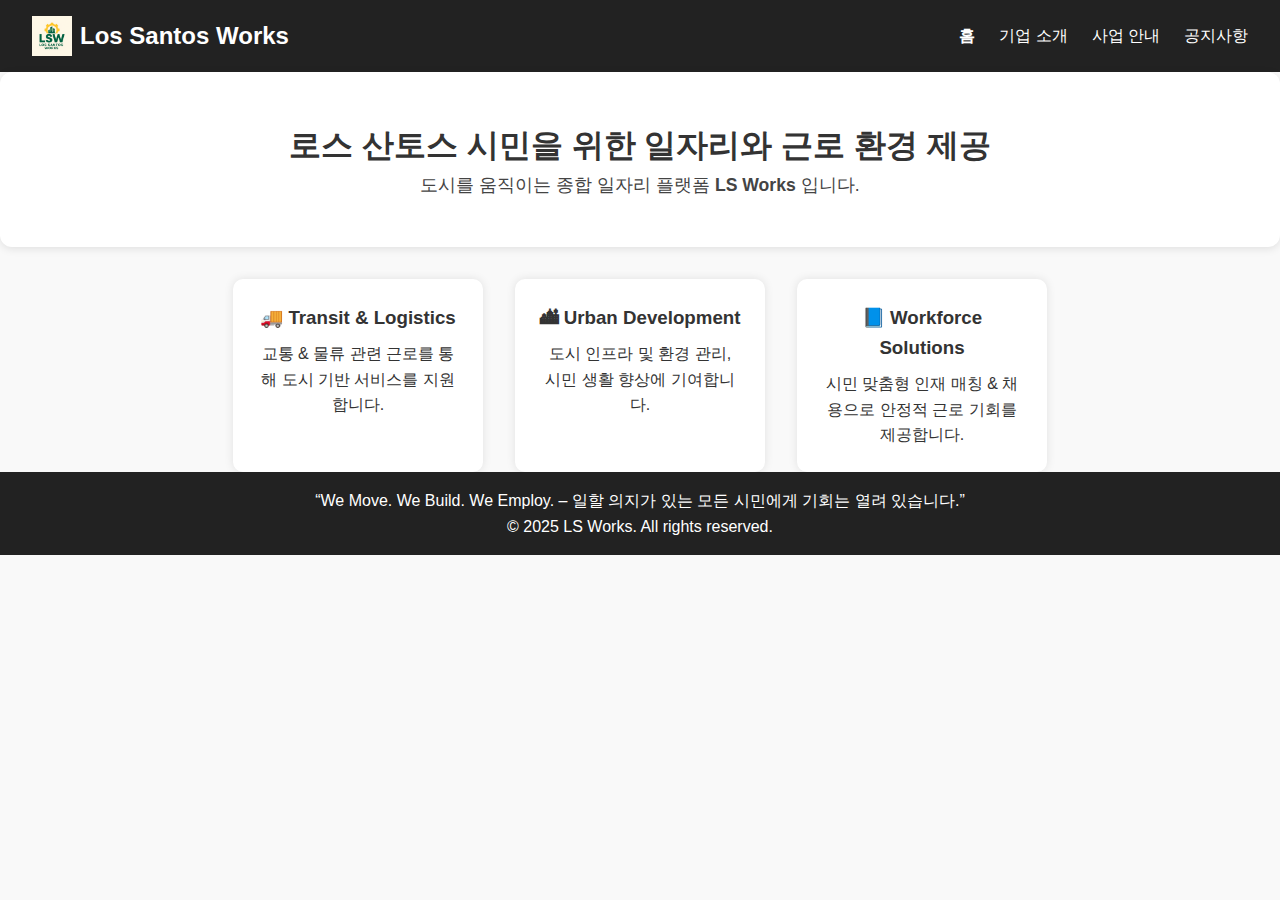
<file: index.html>
<!DOCTYPE html>
<html lang="ko">
<head>
  <meta charset="UTF-8">
  <meta name="viewport" content="width=device-width, initial-scale=1.0">
  <title>LS Works</title>
  <link rel="stylesheet" href="style-home.css">
  <link rel="icon" type="image/png" href="lsw.png">
</head>
<body>
  <header>
    <div class="container header-flex">
      <a href="index.html" class="logo">
        <img src="lsw.png" alt="Los Santos Works Logo">
        <span class="logo-text">Los Santos Works</span>
        </a>
      <nav>
        <ul>
          <li><a href="index.html" class="active">홈</a></li>
          <li><a href="about.html">기업 소개</a></li>
          <li><a href="services.html">사업 안내</a></li>
          <li><a href="notices.html">공지사항</a></li>
        </ul>
      </nav>
    </div>
  </header>

  <main>
    <section class="intro">
      <h1>로스 산토스 시민을 위한 일자리와 근로 환경 제공</h1>
      <p>도시를 움직이는 종합 일자리 플랫폼 <strong>LS Works</strong> 입니다.</p>
    </section>

    <section class="cards-container">
      <div class="card">
        <h3>🚚 Transit & Logistics</h3>
        <p>교통 & 물류 관련 근로를 통해 도시 기반 서비스를 지원합니다.</p>
      </div>
      <div class="card">
        <h3>🏙 Urban Development</h3>
        <p>도시 인프라 및 환경 관리, 시민 생활 향상에 기여합니다.</p>
      </div>
      <div class="card">
        <h3>📘 Workforce Solutions</h3>
        <p>시민 맞춤형 인재 매칭 & 채용으로 안정적 근로 기회를 제공합니다.</p>
      </div>
    </section>
  </main>

  <footer>
    <p>“We Move. We Build. We Employ. – 일할 의지가 있는 모든 시민에게 기회는 열려 있습니다.”</p>
    <p>© 2025 LS Works. All rights reserved.</p>
  </footer>
</body>
</html>
</file>
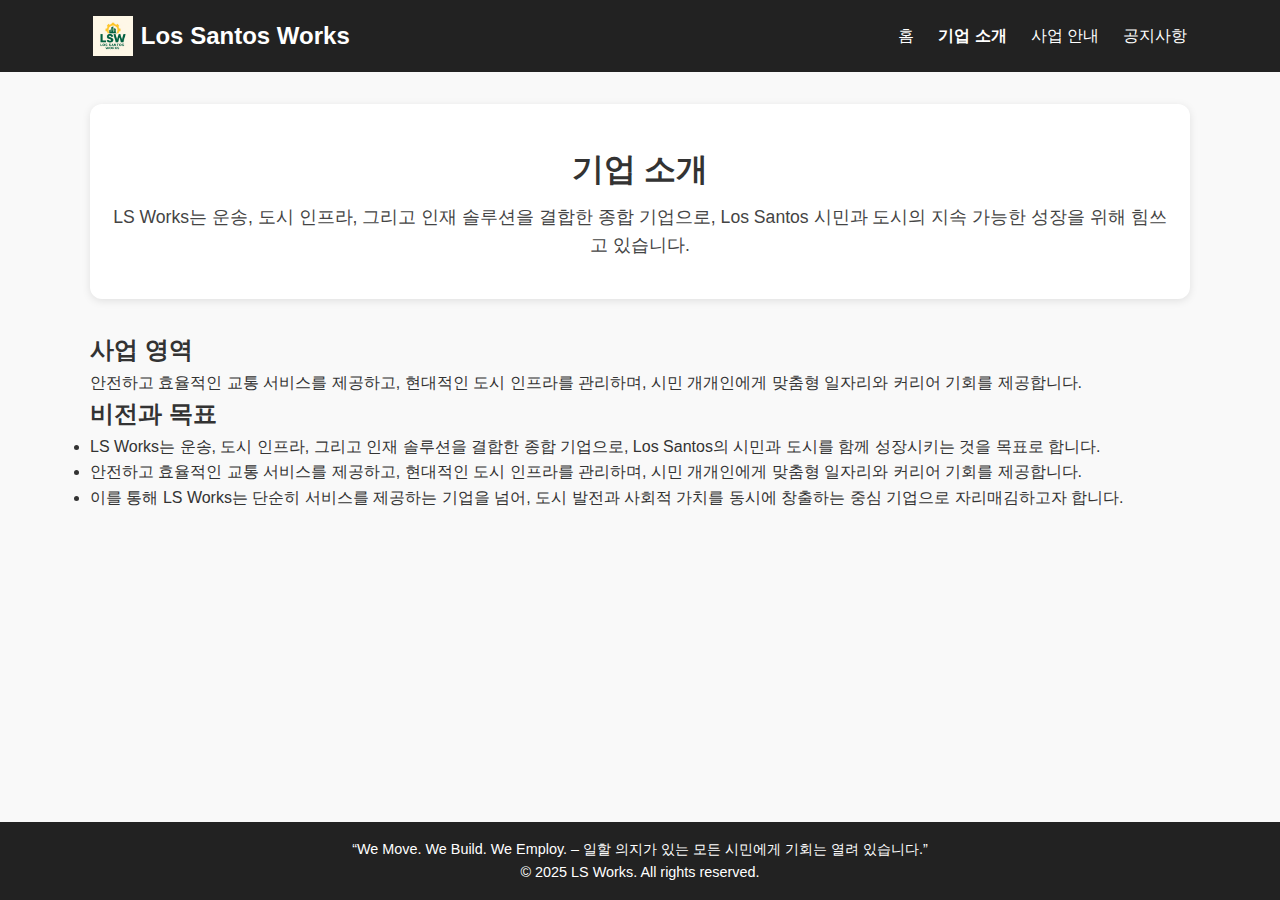
<file: about.html>
<!DOCTYPE html>
<html lang="ko">
<head>
  <meta charset="UTF-8">
  <meta name="viewport" content="width=device-width, initial-scale=1.0">
  <title>기업 소개 | LS Works</title>
  <link rel="stylesheet" href="style-base.css">
</head>
<body>
  <header>
    <div class="container header-flex">
      <a href="index.html" class="logo">
        <img src="lsw.png" alt="LS Works Logo">
        <span class="logo-text">Los Santos Works</span>
      </a>
      <nav>
        <ul>
          <li><a href="index.html">홈</a></li>
          <li><a href="about.html" class="active">기업 소개</a></li>
          <li><a href="services.html">사업 안내</a></li>
          <li><a href="notices.html">공지사항</a></li>
        </ul>
      </nav>
    </div>
  </header>

  <main class="container">
    <section class="intro">
      <h1>기업 소개</h1>
      <p>LS Works는 운송, 도시 인프라, 그리고 인재 솔루션을 결합한 종합 기업으로, Los Santos 시민과 도시의 지속 가능한 성장을 위해 힘쓰고 있습니다.</p>
    </section>

    <section>
      <h2>사업 영역</h2>
      <p>안전하고 효율적인 교통 서비스를 제공하고, 현대적인 도시 인프라를 관리하며, 시민 개개인에게 맞춤형 일자리와 커리어 기회를 제공합니다.</p>

      <h2>비전과 목표</h2>
      <ul>
        <li>LS Works는 운송, 도시 인프라, 그리고 인재 솔루션을 결합한 종합 기업으로, Los Santos의 시민과 도시를 함께 성장시키는 것을 목표로 합니다.</li>
        <li>안전하고 효율적인 교통 서비스를 제공하고, 현대적인 도시 인프라를 관리하며, 시민 개개인에게 맞춤형 일자리와 커리어 기회를 제공합니다.</li>
        <li>이를 통해 LS Works는 단순히 서비스를 제공하는 기업을 넘어, 도시 발전과 사회적 가치를 동시에 창출하는 중심 기업으로 자리매김하고자 합니다.</li>
      </ul>
    </section>
  </main>

  <footer>
    <p>“We Move. We Build. We Employ. – 일할 의지가 있는 모든 시민에게 기회는 열려 있습니다.”</p>
    <p>© 2025 LS Works. All rights reserved.</p>
  </footer>
</body>
</html>
</file>
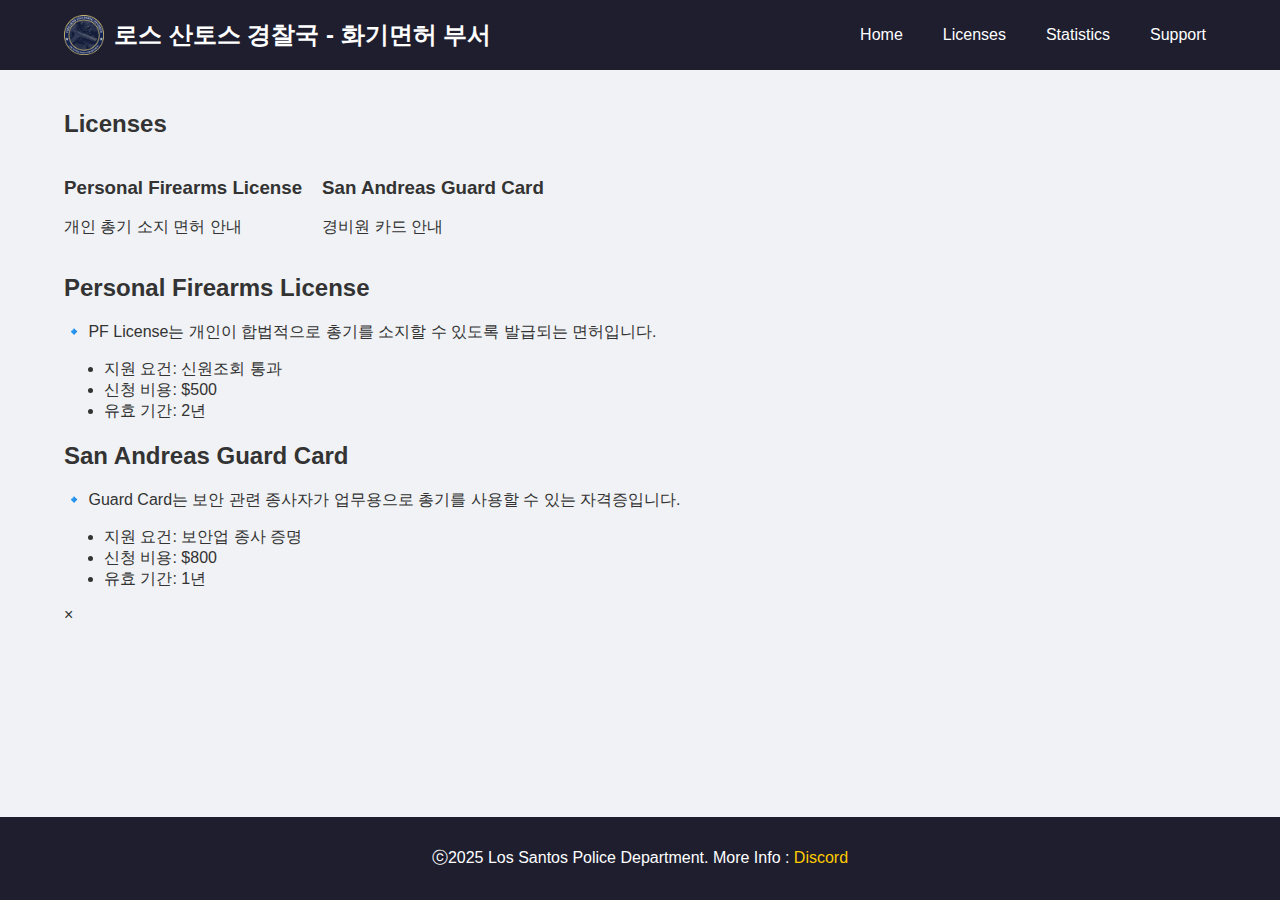
<file: licenses.html>
<!DOCTYPE html>
<html lang="ko">
<head>
    <meta charset="UTF-8">
    <meta name="viewport" content="width=device-width, initial-scale=1.0">
    <title>Home | Firearms Licensing</title>
    <link rel="stylesheet" href="pfstyle.css">
    <link rel="icon" type="image/png" href="fld.png">
</head>
<body>
<header>
    <div class="container">
        <h1>
            <img src="fld.png" alt="FLD Logo" class="header-logo">
            로스 산토스 경찰국 - 화기면허 부서
        </h1>
        <nav>
            <ul>
                <li><a href="pfindex.html">Home</a></li>
                <li><a href="licenses.html">Licenses</a></li>
                <li><a href="#">Statistics</a></li>
                <li><a href="#">Support</a></li>
            </ul>
        </nav>
    </div>
</header>

<main>
<section class="licenses-section">
  <h2>Licenses</h2>
  <div class="license-cards">
    <div class="license-card" data-target="pf-license-content">
      <h3>Personal Firearms License</h3>
      <p>개인 총기 소지 면허 안내</p>
    </div>
    <div class="license-card" data-target="guard-license-content">
      <h3>San Andreas Guard Card</h3>
      <p>경비원 카드 안내</p>
    </div>
  </div>
</section>

<!-- 숨김 콘텐츠 -->
<div id="pf-license-content" class="license-content hidden">
  <h2>Personal Firearms License</h2>
  <p>🔹 PF License는 개인이 합법적으로 총기를 소지할 수 있도록 발급되는 면허입니다.</p>
  <ul>
    <li>지원 요건: 신원조회 통과</li>
    <li>신청 비용: $500</li>
    <li>유효 기간: 2년</li>
  </ul>
</div>

<div id="guard-license-content" class="license-content hidden">
  <h2>San Andreas Guard Card</h2>
  <p>🔹 Guard Card는 보안 관련 종사자가 업무용으로 총기를 사용할 수 있는 자격증입니다.</p>
  <ul>
    <li>지원 요건: 보안업 종사 증명</li>
    <li>신청 비용: $800</li>
    <li>유효 기간: 1년</li>
  </ul>
</div>

<!-- 모달 구조 -->
<div id="modal" class="modal">
  <div class="modal-content">
    <span class="close">&times;</span>
    <div id="modal-body"></div>
  </div>
</div>
</main>

<footer>
    <p>ⓒ2025 Los Santos Police Department. More Info : <a href="#">Discord</a></p>
</footer>

<script src="script.js"></script>
</body>
</html>
</file>
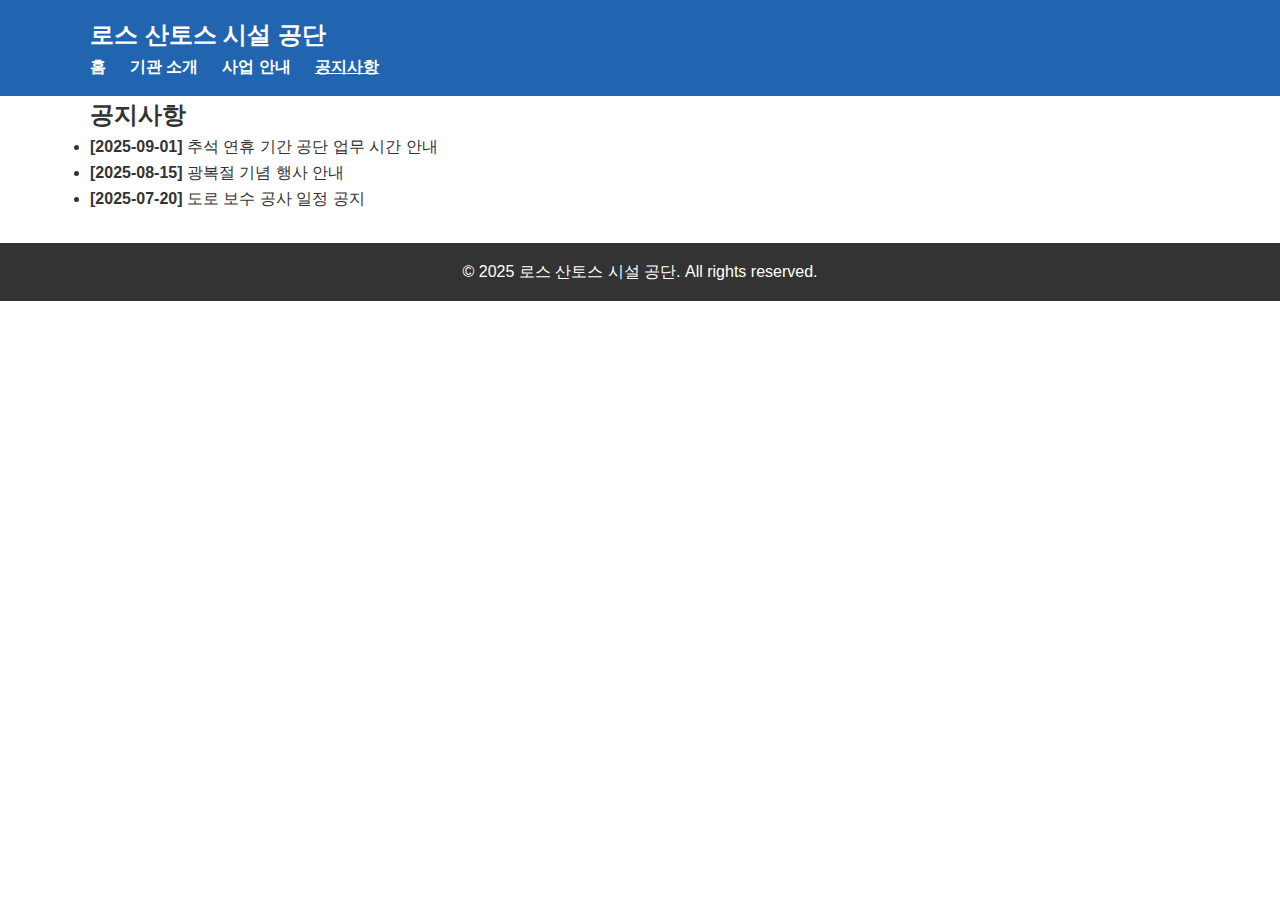
<file: notices.html>
<!DOCTYPE html>
<html lang="ko">
<head>
  <meta charset="UTF-8">
  <meta name="viewport" content="width=device-width, initial-scale=1.0">
  <title>공지사항 | 로스 산토스 시설 공단</title>
  <link rel="stylesheet" href="style.css">
</head>
<body class="subpage">
  <header>
    <div class="container">
      <h1 class="logo">로스 산토스 시설 공단</h1>
      <nav>
        <ul>
          <li><a href="index.html">홈</a></li>
          <li><a href="about.html">기관 소개</a></li>
          <li><a href="services.html">사업 안내</a></li>
          <li><a href="notices.html" class="active">공지사항</a></li>
        </ul>
      </nav>
    </div>
  </header>

  <main class="container">
    <h2>공지사항</h2>
    <ul class="notice-list">
      <li><strong>[2025-09-01]</strong> 추석 연휴 기간 공단 업무 시간 안내</li>
      <li><strong>[2025-08-15]</strong> 광복절 기념 행사 안내</li>
      <li><strong>[2025-07-20]</strong> 도로 보수 공사 일정 공지</li>
    </ul>
  </main>

  <footer>
    <div class="container">
      <p>© 2025 로스 산토스 시설 공단. All rights reserved.</p>
    </div>
  </footer>
</body>
</html>
</file>
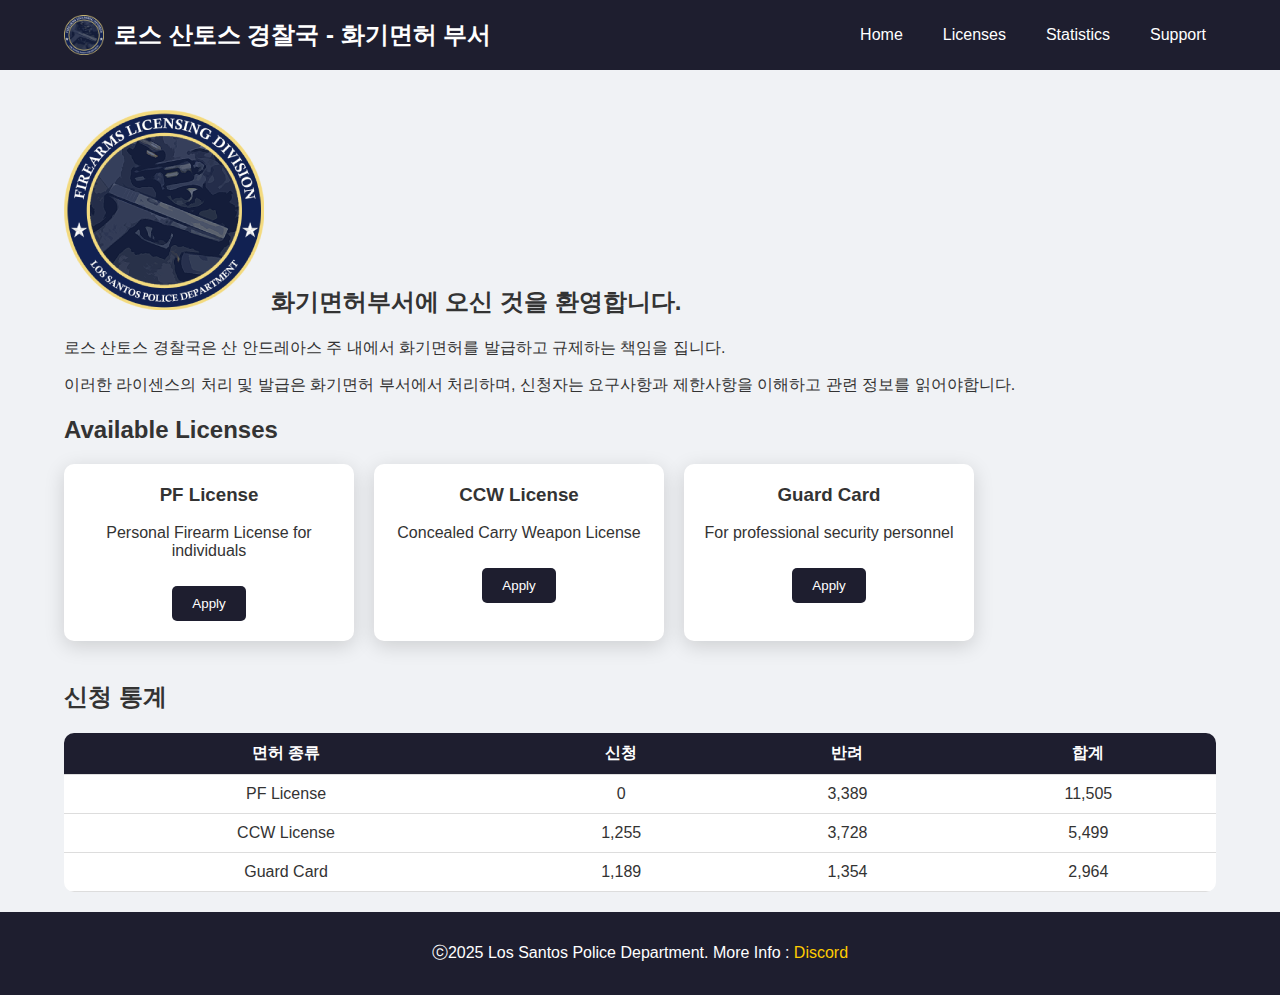
<file: pfindex.html>
<!DOCTYPE html>
<html lang="ko">
<head>
    <meta charset="UTF-8">
    <meta name="viewport" content="width=device-width, initial-scale=1.0">
    <title>Home | Fireamrs Licensing</title>
    <link rel="stylesheet" href="pfstyle.css">
    <!-- Favicon -->
<link rel="icon" type="image/png" href="fld.png">
</head>
<body>
<header>
    <div class="container">
        <h1>
            <img src="fld.png" alt="FLD Logo" class="header-logo">
            로스 산토스 경찰국 - 화기면허 부서
        </h1>
        <nav>
            <ul>
                <li><a href="pfindex.html">Home</a></li>
                <li><a href="#">Licenses</a></li>
                <li><a href="#">Statistics</a></li>
                <li><a href="#">Support</a></li>
            </ul>
        </nav>
    </div>
</header>


    <main>
<section class="hero">
    <div class="hero-text">
        <h2>
            <img src="fld.png" alt="FLD Logo" class="hero-logo">
            화기면허부서에 오신 것을 환영합니다.
        </h2>
        <p>로스 산토스 경찰국은 산 안드레아스 주 내에서 화기면허를 발급하고 규제하는 책임을 집니다.</p>
        <p>이러한 라이센스의 처리 및 발급은 화기면허 부서에서 처리하며, 신청자는 요구사항과 제한사항을 이해하고 관련 정보를 읽어야합니다.</p>
    </div>
</section>


        <section class="license-section">
            <h2>Available Licenses</h2>
            <div class="license-cards">
                <div class="card">
                    <h3>PF License</h3>
                    <p>Personal Firearm License for individuals</p>
                    <button class="apply-btn" data-license="PF License">Apply</button>
                </div>
                <div class="card">
                    <h3>CCW License</h3>
                    <p>Concealed Carry Weapon License</p>
                    <button class="apply-btn" data-license="CCW License">Apply</button>
                </div>
                <div class="card">
                    <h3>Guard Card</h3>
                    <p>For professional security personnel</p>
                    <button class="apply-btn" data-license="Guard Card">Apply</button>
                </div>
            </div>
        </section>

        <section class="stats-section">
            <h2>신청 통계</h2>
            <table>
                <thead>
                    <tr>
                        <th>면허 종류</th>
                        <th>신청</th>
                        <th>반려</th>
                        <th>합계</th>
                    </tr>
                </thead>
                <tbody>
                    <tr>
                        <td>PF License</td>
                        <td><span id="pf-count">0</span></td>
                        <td>3,389</td>
                        <td>11,505</td>
                    </tr>
                    <tr>
                        <td>CCW License</td>
                        <td>1,255</td>
                        <td>3,728</td>
                        <td>5,499</td>
                    </tr>
                    <tr>
                        <td>Guard Card</td>
                        <td>1,189</td>
                        <td>1,354</td>
                        <td>2,964</td>
                    </tr>
                </tbody>
            </table>
        </section>
    </main>

    <!-- 팝업 모달 -->
    <div id="popup" class="popup">
        <div class="popup-content">
            <span class="close">&times;</span>
            <h2 id="popup-title">Apply for License</h2>
            <form id="license-form" 
                action="https://script.google.com/macros/s/AKfycbzDw8yoD4UL0MYF3016VUF9khDB09RYcSLPH6WnMBDrGEFAKDAn5zu9TBZ1j33Ed2Ld/exec" 
                method="POST" target="hidden_iframe">
                <label for="name">Name:</label>
                <input type="text" id="name" name="name" required>

                <label for="email">Email:</label>
                <input type="email" id="email" name="email" required>

                <label for="license">License Type:</label>
                <input type="text" id="license" name="license" readonly>

                <button type="submit">Submit</button>
            </form>
            <iframe name="hidden_iframe" style="display:none;"></iframe>
        </div>
    </div>

    <footer>
        <p>ⓒ2025 Los Santos Police Department. More Info : <a href="#">Discord</a></p>
    </footer>

    <script src="script.js"></script>
</body>
</html>
</file>
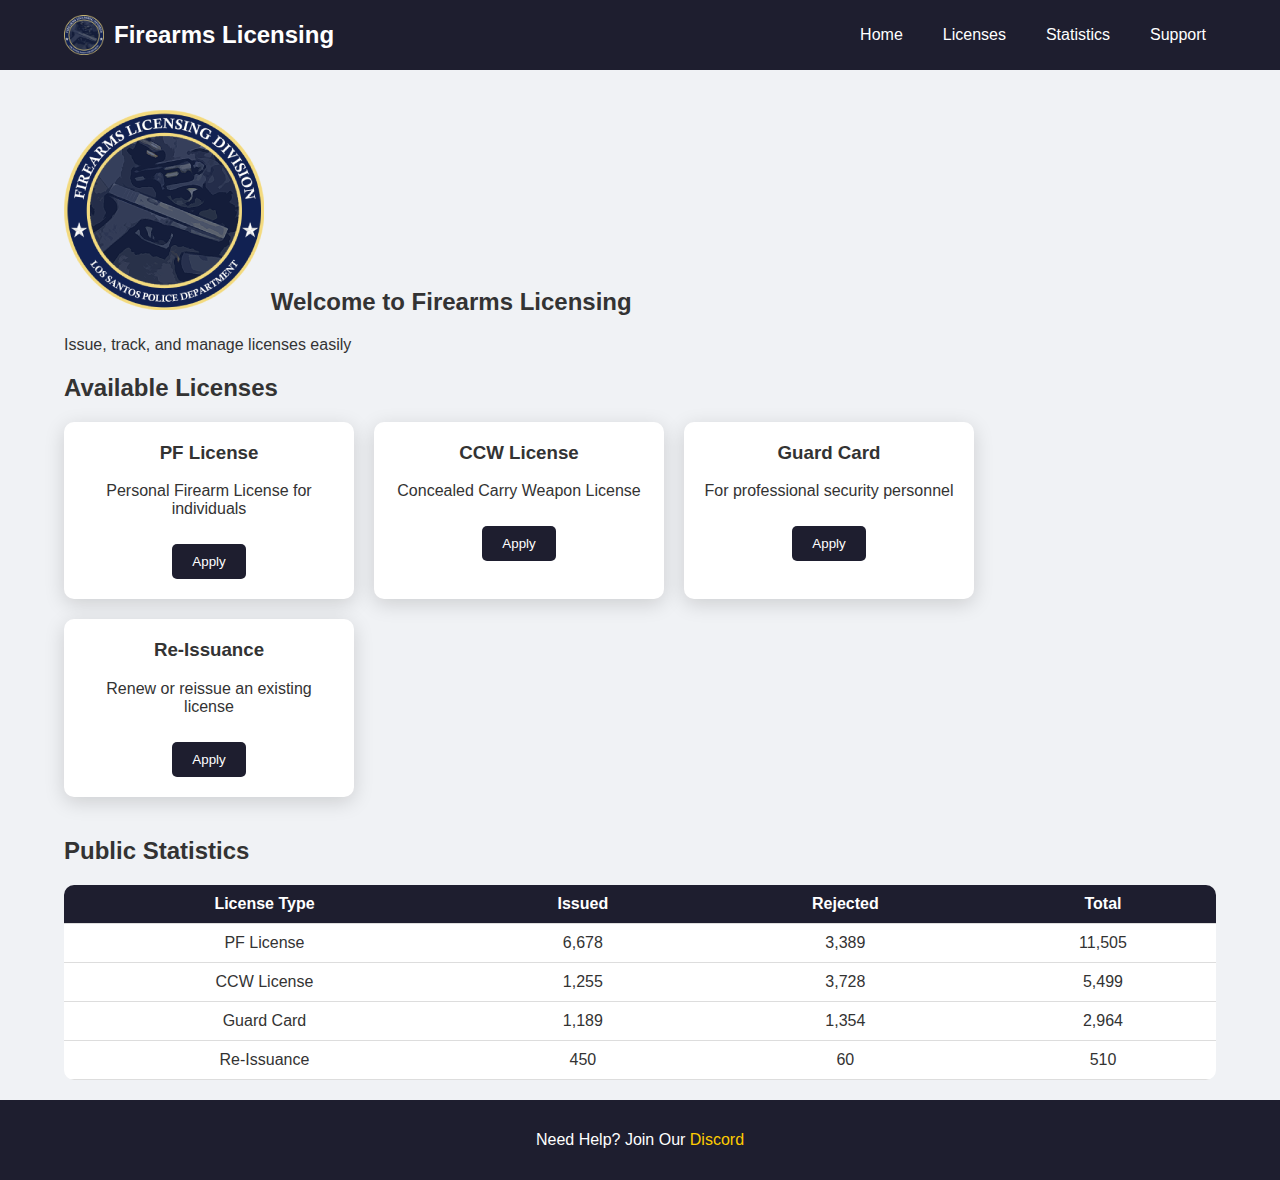
<file: pfindex.html.html>
<!DOCTYPE html>
<html lang="ko">
<head>
    <meta charset="UTF-8">
    <meta name="viewport" content="width=device-width, initial-scale=1.0">
    <title>Firearms Licensing - FLD</title>
    <link rel="stylesheet" href="pfstyle.css">
    <!-- Favicon -->
<link rel="icon" type="image/png" href="fld.png">
</head>
<body>
<header>
    <div class="container">
        <h1>
            <img src="fld.png" alt="FLD Logo" class="header-logo">
            Firearms Licensing
        </h1>
        <nav>
            <ul>
                <li><a href="#">Home</a></li>
                <li><a href="#">Licenses</a></li>
                <li><a href="#">Statistics</a></li>
                <li><a href="#">Support</a></li>
            </ul>
        </nav>
    </div>
</header>


    <main>
<section class="hero">
    <div class="hero-text">
        <h2>
            <img src="fld.png" alt="FLD Logo" class="hero-logo">
            Welcome to Firearms Licensing
        </h2>
        <p>Issue, track, and manage licenses easily</p>
    </div>
</section>


        <section class="license-section">
            <h2>Available Licenses</h2>
            <div class="license-cards">
                <div class="card">
                    <h3>PF License</h3>
                    <p>Personal Firearm License for individuals</p>
                    <button class="apply-btn" data-license="PF License">Apply</button>
                </div>
                <div class="card">
                    <h3>CCW License</h3>
                    <p>Concealed Carry Weapon License</p>
                    <button class="apply-btn" data-license="CCW License">Apply</button>
                </div>
                <div class="card">
                    <h3>Guard Card</h3>
                    <p>For professional security personnel</p>
                    <button class="apply-btn" data-license="Guard Card">Apply</button>
                </div>
                <div class="card">
                    <h3>Re-Issuance</h3>
                    <p>Renew or reissue an existing license</p>
                    <button class="apply-btn" data-license="Re-Issuance">Apply</button>
                </div>
            </div>
        </section>

        <section class="stats-section">
            <h2>Public Statistics</h2>
            <table>
                <thead>
                    <tr>
                        <th>License Type</th>
                        <th>Issued</th>
                        <th>Rejected</th>
                        <th>Total</th>
                    </tr>
                </thead>
                <tbody>
                    <tr>
                        <td>PF License</td>
                        <td>6,678</td>
                        <td>3,389</td>
                        <td>11,505</td>
                    </tr>
                    <tr>
                        <td>CCW License</td>
                        <td>1,255</td>
                        <td>3,728</td>
                        <td>5,499</td>
                    </tr>
                    <tr>
                        <td>Guard Card</td>
                        <td>1,189</td>
                        <td>1,354</td>
                        <td>2,964</td>
                    </tr>
                    <tr>
                        <td>Re-Issuance</td>
                        <td>450</td>
                        <td>60</td>
                        <td>510</td>
                    </tr>
                </tbody>
            </table>
        </section>
    </main>

    <!-- 팝업 모달 -->
    <div id="popup" class="popup">
        <div class="popup-content">
            <span class="close">&times;</span>
            <h2 id="popup-title">Apply for License</h2>
            <form id="license-form">
                <label for="name">Name:</label>
                <input type="text" id="name" required>

                <label for="email">Email:</label>
                <input type="email" id="email" required>

                <label for="license">License Type:</label>
                <input type="text" id="license" readonly>

                <button type="submit">Submit</button>
            </form>
        </div>
    </div>

    <footer>
        <p>Need Help? Join Our <a href="#">Discord</a></p>
    </footer>

    <script src="script.js"></script>
</body>
</html>
</file>
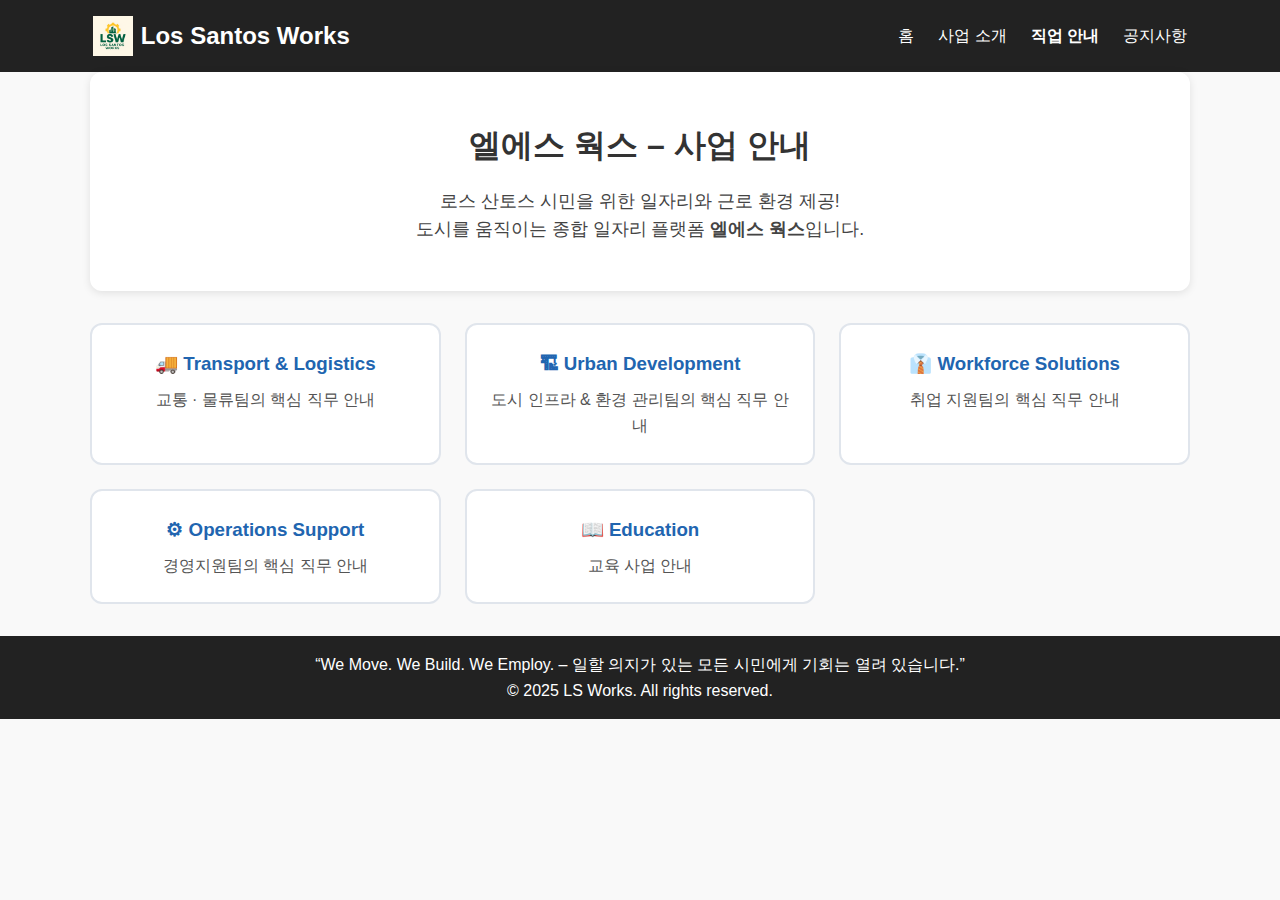
<file: services.html>
<!DOCTYPE html>
<html lang="ko">
<head>
  <meta charset="UTF-8">
  <meta name="viewport" content="width=device-width, initial-scale=1.0">
  <title>사업 안내 | 엘에스 웍스</title>
  <link rel="stylesheet" href="style-services.css">
  <link rel="icon" type="image/png" href="lsw.png">
</head>
<body class="subpage">
  <header>
    <div class="container header-flex">
      <a href="index.html" class="logo">
        <img src="lsw.png" alt="LS Works Logo">
        <span class="logo-text">Los Santos Works</span>
      </a>
      <nav>
        <ul>
          <li><a href="index.html">홈</a></li>
          <li><a href="about.html">사업 소개</a></li>
          <li><a href="services.html" class="active">직업 안내</a></li>
          <li><a href="notices.html">공지사항</a></li>
        </ul>
      </nav>
    </div>
  </header>

  <main class="container">
    <!-- Intro -->
    <section class="intro">
      <h2>엘에스 웍스 – 사업 안내</h2>
      <p>로스 산토스 시민을 위한 일자리와 근로 환경 제공!<br>
      도시를 움직이는 종합 일자리 플랫폼 <strong>엘에스 웍스</strong>입니다.</p>
    </section>

    <!-- 카드 섹션 -->
    <div class="cards">
      <div class="card" data-modal="modal1">
        <h3>🚚 Transport & Logistics</h3>
        <p>교통 · 물류팀의 핵심 직무 안내</p>
      </div>
      <div class="card" data-modal="modal2">
        <h3>🏗 Urban Development</h3>
        <p>도시 인프라 & 환경 관리팀의 핵심 직무 안내</p>
      </div>
      <div class="card" data-modal="modal3">
        <h3>👔 Workforce Solutions</h3>
        <p>취업 지원팀의 핵심 직무 안내</p>
      </div>
      <div class="card" data-modal="modal4">
        <h3>⚙ Operations Support</h3>
        <p>경영지원팀의 핵심 직무 안내</p>
      </div>
      <div class="card" data-modal="modal5">
        <h3>📖 Education</h3>
        <p>교육 사업 안내</p>
      </div>
    </div>
  </main>

  <footer>
    <p>“We Move. We Build. We Employ. – 일할 의지가 있는 모든 시민에게 기회는 열려 있습니다.”</p>
    <p>© 2025 LS Works. All rights reserved.</p>
  </footer>

  <!-- 모달 -->
  <div class="modal" id="modal1">
    <div class="modal-content">
      <span class="close-btn">&times;</span>
      <h3>🚚 Transport & Logistics – 교통 · 물류팀</h3>
      <p>교통과 물류는 도시의 원활한 운영과 시민 생활의 핵심입니다. LS Works 교통·물류팀은 <b>시민들의 안전한 이동과 효율적인 물류 흐름</b>을 책임지고 있습니다.</p>
      <p>🚌 <b>버스 운전사</b>: 정해진 노선을 따라 시민들의 안전한 이동을 책임지며, 친절하고 신뢰할 수 있는 도시 교통 서비스를 제공합니다.</p>
      <p>📦 <b>물류 배송원</b>: 도시 내 화물, 우편, 상품 등을 신속하고 안전하게 운송하며, 원활한 공급망 유지에 핵심적인 역할을 수행합니다.</p>
      <p>🏭 <b>창고 관리원</b>: 물류센터와 창고에서 재고를 체계적으로 관리하고, 입출고 과정과 물류 흐름을 조율하여 도시 물류 시스템의 안정성을 유지합니다.</p>
    </div>
  </div>

  <div class="modal" id="modal2">
    <div class="modal-content">
      <span class="close-btn">&times;</span>
      <h3>🏗 Urban Development – 도시 인프라 & 환경 관리팀</h3>
      <p>현대적인 도시 운영의 기반은 <b>안전하고 깨끗한 도시 환경입니다.</b> 도시 인프라·환경 관리팀은 시민이 안전하고 쾌적하게 생활할 수 있도록 다양한 도시 시설과 환경 관리 업무를 수행합니다.</p>
      <p>🧹 <b>환경관리원</b>: 도시 쓰레기 수거, 재활용품 처리 및 제작, 공공장소 청결 유지 등 시민 생활과 직결되는 환경 관리 업무를 담당합니다.</p>
      <p>🏗️ <b>시설관리원</b>: 도로, 가로등, 공공건물 등 도시 시설의 유지보수와 관리 업무를 수행하여, 시민이 안전하게 도시를 이용할 수 있도록 합니다.</p>
    </div>
  </div>

  <div class="modal" id="modal3">
    <div class="modal-content">
      <span class="close-btn">&times;</span>
      <h3>👔 Workforce Solutions – 취업 지원팀</h3>
      <p>시민 한 사람 한 사람의 경력과 잠재력을 최대한 발휘할 수 있도록, LS Works는 <b>맞춤형 취업 지원과 커리어 상담</b>을 제공합니다.</p>
      <p>📝 <b>직업 상담사</b>: 개인의 경력, 적성, 희망 분야를 분석하여 가장 적합한 일자리를 추천하며, 장기적인 커리어 계획 수립을 지원합니다.</p>
      <p>💼 <b>채용 코디네이터</b>: 구기업과 구직자를 연결하고, 채용 과정 전반을 조율하여 효율적이고 공정한 채용 절차를 운영합니다.</p>
    </div>
  </div>

  <div class="modal" id="modal4">
    <div class="modal-content">
      <span class="close-btn">&times;</span>
      <h3>⚙ Operations Support – 경영지원팀</h3>
      <p>LS Works의 원활한 운영과 직원 지원은 경영지원팀의 꼼꼼한 관리에서 시작됩니다.</p>
      <p>👔 <b>인사 담당</b>: 채용·교육·인사 평가·복지 제도 운영</p>
      <p>💼 <b>경영지원담당</b>: 문서 관리, 팀 간 조율, 예산 집행</p>
    </div>
  </div>

  <div class="modal" id="modal5">
    <div class="modal-content">
      <span class="close-btn">&times;</span>
        <h3>📖 Education - 교육사업 안내</h3>
        <p>LS Works는 시민들에게 양질의 교육 기회를 제공하기 위해 Davis High School 운영을 LS시로부터 위탁받아 책임지고 있습니다.</p>
        <p>Davis High School은 로스 산토스 남부 Davis 지역의 공립 고등학교로, 학생 한 명 한 명의 가능성을 믿고 끝까지 지원하는 교육 철학을 실천하고 있습니다.</p>
        <p>&nbsp;</p> <!-- 한 줄 공백 -->
        <h4>Davis High School 학교 정보</h2>
        <p><b>Motto:</b> "We don't give up on our kids"</p>
        <p><b>Founded:</b> 1976</p>
        <p><b>Mascot:</b> Grizzly Bear</p>
        <p><b>Colors:</b> Navy Blue</p>
        <p><b>Type:</b> Public High School, Grades 9–12</p>
        <p><b>Location:</b> Davis, Los Santos, San Andreas</p>
        <p>&nbsp;</p> <!-- 한 줄 공백 -->
        <h4>학교 비전</h3>
        <p>Davis High School은 단순한 학교 그 이상입니다. 학생들이 더 나은 미래를 향해 나아갈 수 있도록 안전하고 포용적인 학습 환경을 제공합니다.</p>
        <p>학업 성취와 인성 개발의 균형을 중요하게 여기며, 지역사회와 함께 성장할 수 있는 환경을 조성합니다.</p>
        <p>LS Works는 Davis High 운영을 통해 미래 인재 양성과 지역사회 발전에 기여하고 있습니다.</p>
  </div>
</div>


  <script>
    // 서비스 페이지 전용 모달
    const cards = document.querySelectorAll('.card');
    const closeBtns = document.querySelectorAll('.close-btn');

    cards.forEach(card => {
      card.addEventListener('click', () => {
        const modalId = card.getAttribute('data-modal');
        if(modalId) document.getElementById(modalId).style.display = 'flex';
      });
    });

    closeBtns.forEach(btn => {
      btn.addEventListener('click', () => {
        btn.parentElement.parentElement.style.display = 'none';
      });
    });

    window.addEventListener('click', e => {
      if (e.target.classList.contains('modal')) {
        e.target.style.display = 'none';
      }
    });
  </script>
</body>
</html>
</file>
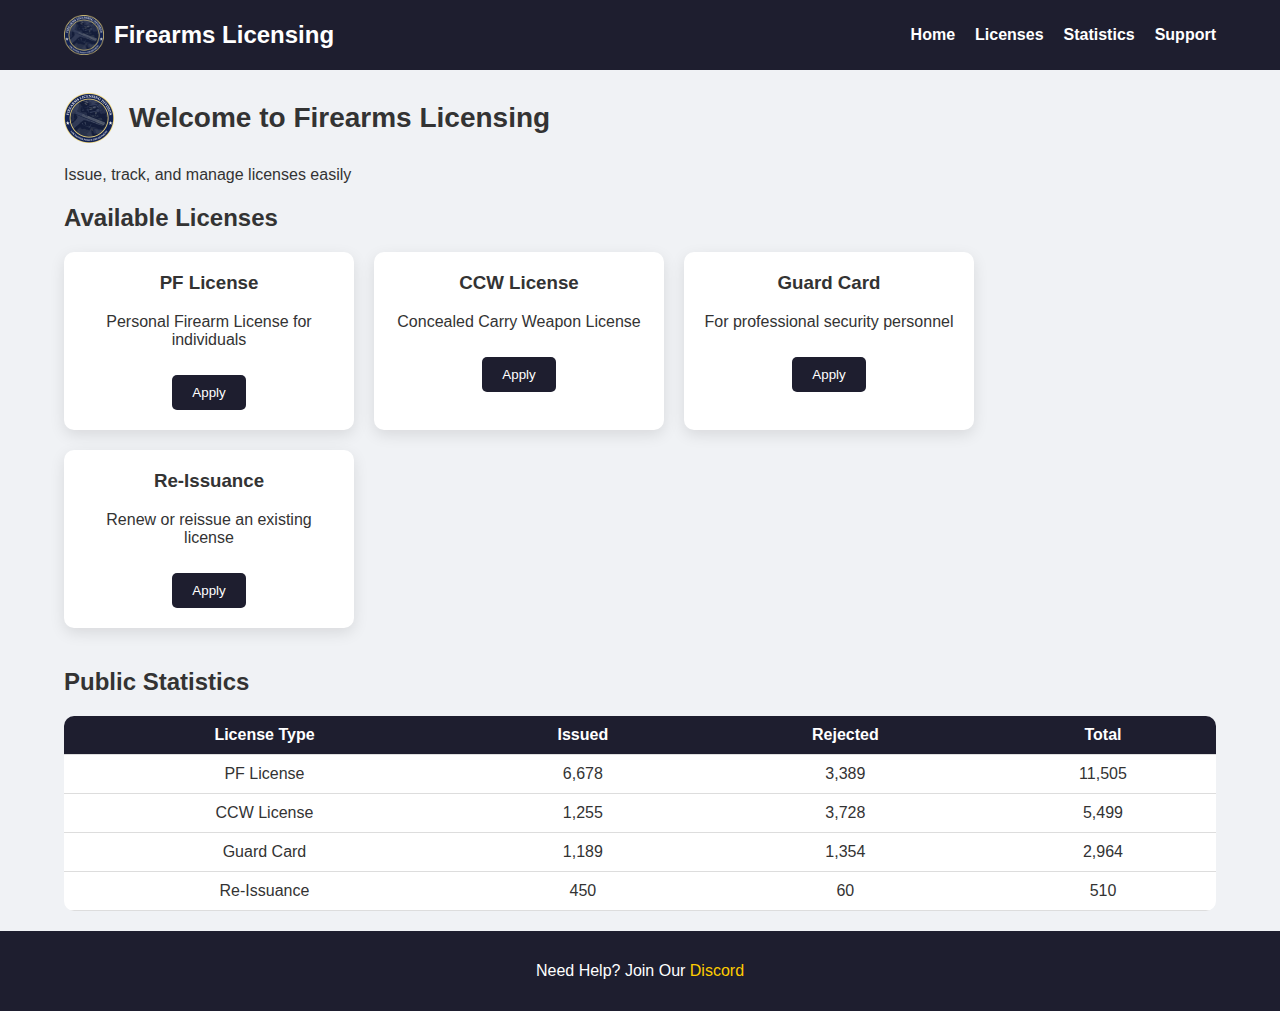
<file: pf/fld.html>
<!DOCTYPE html>
<html lang="ko">
<head>
    <meta charset="UTF-8">
    <meta name="viewport" content="width=device-width, initial-scale=1.0">
    <title>Firearms Licensing - FLD</title>
    <link rel="stylesheet" href="style.css">
    <!-- Favicon -->
<link rel="icon" type="image/png" href="fld.png">
</head>
<body>
<header>
    <div class="container">
        <h1>
            <img src="fld.png" alt="FLD Logo" class="header-logo">
            Firearms Licensing
        </h1>
        <nav>
            <ul>
                <li><a href="#">Home</a></li>
                <li><a href="#">Licenses</a></li>
                <li><a href="#">Statistics</a></li>
                <li><a href="#">Support</a></li>
            </ul>
        </nav>
    </div>
</header>


    <main>
<section class="hero">
    <div class="hero-text">
        <h2>
            <img src="fld.png" alt="FLD Logo" class="hero-logo">
            Welcome to Firearms Licensing
        </h2>
        <p>Issue, track, and manage licenses easily</p>
    </div>
</section>


        <section class="license-section">
            <h2>Available Licenses</h2>
            <div class="license-cards">
                <div class="card">
                    <h3>PF License</h3>
                    <p>Personal Firearm License for individuals</p>
                    <button class="apply-btn" data-license="PF License">Apply</button>
                </div>
                <div class="card">
                    <h3>CCW License</h3>
                    <p>Concealed Carry Weapon License</p>
                    <button class="apply-btn" data-license="CCW License">Apply</button>
                </div>
                <div class="card">
                    <h3>Guard Card</h3>
                    <p>For professional security personnel</p>
                    <button class="apply-btn" data-license="Guard Card">Apply</button>
                </div>
                <div class="card">
                    <h3>Re-Issuance</h3>
                    <p>Renew or reissue an existing license</p>
                    <button class="apply-btn" data-license="Re-Issuance">Apply</button>
                </div>
            </div>
        </section>

        <section class="stats-section">
            <h2>Public Statistics</h2>
            <table>
                <thead>
                    <tr>
                        <th>License Type</th>
                        <th>Issued</th>
                        <th>Rejected</th>
                        <th>Total</th>
                    </tr>
                </thead>
                <tbody>
                    <tr>
                        <td>PF License</td>
                        <td>6,678</td>
                        <td>3,389</td>
                        <td>11,505</td>
                    </tr>
                    <tr>
                        <td>CCW License</td>
                        <td>1,255</td>
                        <td>3,728</td>
                        <td>5,499</td>
                    </tr>
                    <tr>
                        <td>Guard Card</td>
                        <td>1,189</td>
                        <td>1,354</td>
                        <td>2,964</td>
                    </tr>
                    <tr>
                        <td>Re-Issuance</td>
                        <td>450</td>
                        <td>60</td>
                        <td>510</td>
                    </tr>
                </tbody>
            </table>
        </section>
    </main>

    <!-- 팝업 모달 -->
    <div id="popup" class="popup">
        <div class="popup-content">
            <span class="close">&times;</span>
            <h2 id="popup-title">Apply for License</h2>
            <form id="license-form">
                <label for="name">Name:</label>
                <input type="text" id="name" required>

                <label for="email">Email:</label>
                <input type="email" id="email" required>

                <label for="license">License Type:</label>
                <input type="text" id="license" readonly>

                <button type="submit">Submit</button>
            </form>
        </div>
    </div>

    <footer>
        <p>Need Help? Join Our <a href="#">Discord</a></p>
    </footer>

    <script src="script.js"></script>
</body>
</html>
</file>
<file: pfstyle.css>
body { font-family: 'Arial', sans-serif; margin:0; padding:0; background:#f0f2f5; color:#333; }
header { background:#1e1e2f; color:white; padding:15px 0; }
header .container { width:90%; margin:0 auto; display:flex; justify-content:space-between; align-items:center; }
header h1 { margin:0; font-size:24px; display:flex; align-items:center; gap:10px; }
.header-logo { width:40px; height:40px; object-fit:contain; }
nav ul { list-style:none; display:flex; gap:20px; margin:0; padding:0; }
header nav a {
  color: white;
  margin: 0 10px;
  text-decoration: none;
}

header nav a:hover {
  text-decoration: underline;
}

html, body {
  height: 100%;
  margin: 0;
  display: flex;
  flex-direction: column;
}

main {
  flex: 1; /* 콘텐츠 영역이 남는 공간을 모두 차지 */
  width: 90%;
  margin: 20px auto;
}

footer {
  text-align: center;
  padding: 15px 0;
  background: #1e1e2f;
  color: white;
}
footer a { color:#ffcc00; text-decoration:none; }

.license-section { margin-bottom:40px; }
.license-cards { display:flex; gap:20px; flex-wrap:wrap; }
.card { background:white; padding:20px; border-radius:10px; box-shadow:0 5px 20px rgba(0,0,0,0.15); width:250px; text-align:center; transition: transform 0.3s, box-shadow 0.3s; }
.card:hover { transform: translateY(-5px); box-shadow:0 10px 25px rgba(0,0,0,0.2); }
.card h3 { margin-top:0; }
.card button { margin-top:10px; padding:10px 20px; border:none; background:#1e1e2f; color:white; cursor:pointer; border-radius:5px; transition:0.3s; }
.card button:hover { background:#3a3a5c; }
.stats-section table { width:100%; border-collapse:collapse; background:white; border-radius:10px; overflow:hidden; }
.stats-section th, .stats-section td { padding:10px; text-align:center; border-bottom:1px solid #ddd; }
.stats-section th { background:#1e1e2f; color:white; }
.stats-section tr:hover { background:#f5f5f5; }


/* 팝업 */
.popup { display:none; position:fixed; top:0; left:0; width:100%; height:100%; background:rgba(0,0,0,0.7); justify-content:center; align-items:center; z-index:1000; }
.popup-content { background:white; padding:30px; border-radius:12px; width:90%; max-width:600px; text-align:center; position:relative; max-height:90vh; overflow-y:auto; }
.popup-content h2 { margin-top:0; }
.popup .close { position:absolute; top:10px; right:15px; font-size:24px; cursor:pointer; }

/* Multi-step form */
.form-step { display:none; }
.form-step.active { display:block; }
.step-buttons { margin-top:20px; display:flex; justify-content:space-between; }
.step-buttons button { padding:10px 20px; border:none; background:#6c63ff; color:white; border-radius:6px; cursor:pointer; }
.step-buttons button:hover { background:#534fd1; }
.popup-content input, .popup-content select, .popup-content textarea { width:100%; padding:8px; margin-top:5px; border-radius:5px; border:1px solid #ccc; margin-bottom:10px; }
textarea { resize:vertical; min-height:60px; }
@media(max-width:800px){ .card { width:100%; } }


/* 모바일 헤더 반응형 */
@media (max-width: 768px) {
  header .container {
    flex-direction: column; /* 세로로 쌓기 */
    align-items: flex-start; /* 왼쪽 정렬 */
    gap: 10px; /* 항목 간 간격 */
  }

  header h1 {
    font-size: 20px;
    gap: 5px;
  }

  nav ul {
    flex-direction: column; /* 메뉴 세로 정렬 */
    gap: 10px;
    width: 100%;
  }

  nav ul li {
    width: 100%;
  }

  nav a {
    display: block;
    width: 100%;
    padding: 5px 0;
  }
}
</file>
<file: style.css>
/* 기본 세팅 */
* { margin: 0; padding: 0; box-sizing: border-box; }
body { font-family: 'Noto Sans KR', sans-serif; line-height: 1.6; color: #333; }
.container { width: 90%; max-width: 1100px; margin: auto; }

/* 헤더 */
header { background: #2165b0; color: #fff; padding: 1rem 0; }
header .logo { font-size: 1.5rem; }
nav ul { list-style: none; display: flex; gap: 1.5rem; }
nav a { color: #fff; text-decoration: none; font-weight: bold; }
nav a.active { text-decoration: underline; }

/* 메인 */
.hero { 
  text-align: center; 
  padding: 3rem 1rem; 
  background: #e9f0f7; 
}
.hero h2 { font-size: 2rem; margin-bottom: 1rem; }

/* 카드 레이아웃 */
.features { 
  display: grid; 
  grid-template-columns: repeat(auto-fit, minmax(280px, 1fr)); 
  gap: 2rem; 
  margin: 2rem 0; 
  justify-items: center;
}

.feature-card {
  background: #fff;
  border: 2px solid #e0e5ec;
  border-radius: 12px;
  padding: 1.5rem;
  text-align: center;
  width: 100%;
  max-width: 320px;
  transition: transform 0.2s ease, box-shadow 0.2s ease;
  cursor: default;  /* 클릭 불가 느낌 */
}

.feature-card:hover {
  transform: translateY(-5px);
  box-shadow: 0 4px 12px rgba(0,0,0,0.15);
}

.feature-card h3 {
  color: #2165b0;
  margin-bottom: 0.5rem;
}

/* 푸터 */
footer { background: #333; color: #fff; text-align: center; padding: 1rem; margin-top: 2rem; }
</file>
<file: pf/style.css>
body {
    font-family: 'Arial', sans-serif;
    margin: 0;
    padding: 0;
    background-color: #f0f2f5;
    color: #333;
}

header {
    background-color: #1e1e2f;
    color: white;
    padding: 15px 0;
}

header .container {
    width: 90%;
    margin: 0 auto;
    display: flex;
    justify-content: space-between;
    align-items: center;
}

header h1 {
    margin: 0;
    font-size: 24px;
}

nav ul {
    list-style: none;
    display: flex;
    gap: 20px;
    margin: 0;
    padding: 0;
}

nav ul li a {
    color: white;
    text-decoration: none;
    font-weight: bold;
}

main {
    width: 90%;
    margin: 20px auto;
}

.license-section {
    margin-bottom: 40px;
}

.license-cards {
    display: flex;
    gap: 20px;
    flex-wrap: wrap;
}

.card {
    background-color: white;
    padding: 20px;
    border-radius: 10px;
    box-shadow: 0 5px 15px rgba(0,0,0,0.1);
    width: 250px;
    text-align: center;
}

.card h3 {
    margin-top: 0;
}

.card button {
    margin-top: 10px;
    padding: 10px 20px;
    border: none;
    background-color: #1e1e2f;
    color: white;
    cursor: pointer;
    border-radius: 5px;
}

.card button:hover {
    background-color: #3a3a5c;
}

.stats-section table {
    width: 100%;
    border-collapse: collapse;
    background-color: white;
    border-radius: 10px;
    overflow: hidden;
}

.stats-section th, .stats-section td {
    padding: 10px;
    text-align: center;
    border-bottom: 1px solid #ddd;
}

.stats-section th {
    background-color: #1e1e2f;
    color: white;
}

footer {
    text-align: center;
    padding: 15px 0;
    background-color: #1e1e2f;
    color: white;
    margin-top: 20px;
}

footer a {
    color: #ffcc00;
    text-decoration: none;
}
/* 기존 스타일 아래에 추가 */

.popup {
    display: none;
    position: fixed;
    top: 0; left: 0;
    width: 100%; height: 100%;
    background: rgba(0,0,0,0.7);
    justify-content: center;
    align-items: center;
    z-index: 1000;
}

.popup-content {
    background: white;
    padding: 30px;
    border-radius: 12px;
    width: 90%;
    max-width: 400px;
    text-align: center;
    position: relative;
}

.popup-content h2 {
    margin-top: 0;
}

.popup-content label {
    display: block;
    margin-top: 15px;
    text-align: left;
}

.popup-content input {
    width: 100%;
    padding: 8px;
    margin-top: 5px;
    border-radius: 5px;
    border: 1px solid #ccc;
}

.popup-content button[type="submit"] {
    margin-top: 20px;
    padding: 10px 25px;
    border: none;
    border-radius: 6px;
    background: #6c63ff;
    color: white;
    font-weight: bold;
    cursor: pointer;
}

.popup-content button[type="submit"]:hover {
    background: #534fd1;
}

.popup .close {
    position: absolute;
    top: 10px;
    right: 15px;
    font-size: 24px;
    cursor: pointer;
}
.hero-text h2 {
    display: flex;
    align-items: center;
    gap: 15px; /* 텍스트와 로고 사이 간격 */
    font-size: 28px;
}

.hero-logo {
    width: 50px; /* 로고 크기 조정 */
    height: 50px;
    object-fit: contain;
}
header h1 {
    margin: 0;
    font-size: 24px;
    display: flex;
    align-items: center;
    gap: 10px; /* 로고와 텍스트 사이 간격 */
}

.header-logo {
    width: 40px;
    height: 40px;
    object-fit: contain;
}
</file>
<file: style-home.css>
/* Reset */
* { margin:0; padding:0; box-sizing:border-box; }

/* 전체 body */
body {
  font-family: 'Noto Sans KR', sans-serif;
  line-height:1.6;
  color:#333;
  background:#f9f9f9;
  min-height: 100vh;
  display: flex;
  flex-direction: column;
}
/* 헤더 */
header {
  background-color: #222;
  color: #fff;
  padding: 1rem 2rem;
}

header .header-flex {
  display: flex;
  align-items: center;
  justify-content: space-between;
}

header .logo {
  display: flex;
  align-items: center;
  text-decoration: none;
  color: #fff;
}

header .logo img {
  height: 40px;
}

header .logo-text {
  font-size: 1.5rem;
  font-weight: bold;
  color: #fff;
  margin-left: 0.5rem;
  text-align: center;
  flex: 1;
}


nav ul {
  display: flex;
  list-style: none;
  gap: 1.5rem;
}

nav a {
  color: #fff;
  text-decoration: none;
}

nav a.active {
  font-weight: bold;
}


/* main 영역 */
main.container {
  flex: 1;
}

/* Intro */
.intro {
  text-align:center;
  padding:3rem 1rem;
  background:#fff;
  margin-bottom:2rem;
  border-radius:12px;
  box-shadow:0 2px 8px rgba(0,0,0,0.1);
}

.intro h2 { font-size:2rem; margin-bottom:1rem; }
.intro p { font-size:1.1rem; color:#444; }

/* 카드 컨테이너 */
.cards-container {
  display: flex;
  justify-content: center;
  gap: 2rem;
  flex-wrap: wrap;
}

.card {
  background-color: #fff;
  padding: 1.5rem;
  border-radius: 10px;
  box-shadow: 0 0 10px rgba(0,0,0,0.1);
  width: 250px;
  text-align: center;
}

.card h3 {
  margin-bottom: 0.5rem;
}

/* 푸터 */
footer {
  background-color: #222;
  color: #fff;
  text-align:center;
  padding:1rem 2rem;
  flex-shrink: 0;
}

/* 모바일 반응형 */
@media (max-width: 768px) {
  .cards-container {
    flex-direction: column;
    align-items: center;
  }

  header .header-flex { flex-direction: column; align-items: center; }
  nav ul { flex-direction: column; gap: 0.5rem; margin-top:0.5rem; }
}
</file>
<file: style-base.css>
/* Reset */
* {
  margin: 0;
  padding: 0;
  box-sizing: border-box;
}

body {
  font-family: 'Noto Sans KR', sans-serif;
  line-height: 1.6;
  color: #333;
  background: #f9f9f9;
  min-height: 100vh;
  display: flex;
  flex-direction: column;
}

/* 컨테이너 */
.container {
  max-width: 1100px;
  width: 90%;
  margin: 0 auto;
}

/* 헤더 */
header {
  background-color: #222;
  color: #fff;
  padding: 1rem 2rem;
}

header .header-flex {
  display: flex;
  align-items: center;
  justify-content: space-between;
  flex-wrap: wrap;
}

header .logo {
  display: flex;
  align-items: center;
  text-decoration: none;
  color: #fff;
}

header .logo img {
  height: 40px;
}

header .logo-text {
  font-size: 1.5rem;
  font-weight: bold;
  margin-left: 0.5rem;
}

nav ul {
  display: flex;
  list-style: none;
  gap: 1.5rem;
}

nav a {
  color: #fff;
  text-decoration: none;
}

nav a.active {
  font-weight: bold;
}

/* Intro */
.intro {
  text-align: center;
  padding: 2.5rem 1rem;
  background: #fff;
  border-radius: 12px;
  box-shadow: 0 2px 8px rgba(0,0,0,0.1);
  margin: 2rem auto;
}

.intro h1 {
  font-size: 2rem;
  margin-bottom: 0.5rem;
}

.intro p {
  font-size: 1.1rem;
  color: #444;
}

/* 공지 카드 컨테이너 */
.notice-cards {
  display: grid;
  grid-template-columns: repeat(auto-fit, minmax(280px, 1fr));
  gap: 1rem;
  margin-bottom: 2rem;
}

/* 개별 카드 */
.notice-card {
  display: flex;
  align-items: center;
  background: #fff;
  border: 1px solid #e0e5ec;
  border-radius: 12px;
  padding: 1rem 1.5rem;
  transition: transform 0.2s ease, box-shadow 0.2s ease;
  cursor: pointer;
}

.notice-card:hover {
  transform: translateY(-3px);
  box-shadow: 0 4px 12px rgba(0,0,0,0.1);
}

.notice-date {
  font-weight: bold;
  color: #555;
  margin-right: 1rem;
  min-width: 100px;
}

.notice-text {
  color: #333;
  font-size: 1rem;
}

/* 모달 */
.modal {
  display: none;
  position: fixed;
  z-index: 1000;
  left: 0; top: 0;
  width: 100%; height: 100%;
  background-color: rgba(0,0,0,0.5);
  align-items: center;
  justify-content: center;
}

.modal-content {
  background: #fff;
  padding: 2rem;
  border-radius: 12px;
  width: 90%;
  max-width: 500px;
  box-shadow: 0 4px 16px rgba(0,0,0,0.2);
  position: relative;
}

.modal-content h3 {
  margin-bottom: 1rem;
}

.modal-content p {
  line-height: 1.5;
}

.modal .close {
  position: absolute;
  top: 0.5rem; right: 1rem;
  font-size: 1.5rem;
  font-weight: bold;
  cursor: pointer;
}

/* 푸터 */
footer {
  background-color: #222;
  color: #fff;
  text-align: center;
  padding: 1rem 2rem;
  margin-top: auto;
  flex-shrink: 0;
  font-size: 0.9rem;
}

/* 모바일 반응형 */
@media (max-width: 768px) {
  header .header-flex {
    flex-direction: column;
    align-items: center;
  }

  nav ul {
    flex-direction: column;
    gap: 0.5rem;
    margin-top: 0.5rem;
  }

  .notice-card {
    flex-direction: column;
    align-items: flex-start;
  }

  .notice-date {
    margin-bottom: 0.3rem;
  }
}
</file>
<file: style-services.css>
/* Reset */
* { margin:0; padding:0; box-sizing:border-box; }
body { font-family: 'Noto Sans KR', sans-serif; line-height:1.6; color:#333; background:#f9f9f9; }

.container { width:90%; max-width:1100px; margin:0 auto; }

/* 헤더 - 홈 페이지와 동일 */
header {
  background-color: #222;
  color: #fff;
  padding: 1rem 2rem;
}

header .header-flex {
  display: flex;
  align-items: center;
  justify-content: space-between;
}

header .logo {
  display: flex;
  align-items: center;
  text-decoration: none;
  color: #fff;
}

header .logo img {
  height: 40px;
}

header .logo-text {
  font-size: 1.5rem;
  font-weight: bold;
  color: #fff;
  margin-left: 0.5rem;
  text-align: center;
  flex: 1;
}

nav ul {
  display: flex;
  list-style: none;
  gap: 1.5rem;
}

nav a {
  color: #fff;
  text-decoration: none;
}

nav a.active {
  font-weight: bold;
}

/* Intro */
.intro { text-align:center; padding:3rem 1rem; background:#fff; margin-bottom:2rem; border-radius:12px; box-shadow:0 2px 8px rgba(0,0,0,0.1); }
.intro h2 { font-size:2rem; margin-bottom:1rem; }
.intro p { font-size:1.1rem; color:#444; }

/* 카드 스타일 */
.cards { display:grid; grid-template-columns:repeat(auto-fit, minmax(280px,1fr)); gap:1.5rem; margin-bottom:2rem; }
.card {
  background:#fff; border:2px solid #e0e5ec; border-radius:12px;
  padding:1.5rem; text-align:center; cursor:pointer;
  transition: transform 0.2s ease, box-shadow 0.2s ease;
}
.card:hover {
  transform: translateY(-5px);
  box-shadow:0 4px 12px rgba(0,0,0,0.15);
}
.card h3 { color:#2165b0; margin-bottom:0.5rem; }
.card p { color:#555; margin:0; }

/* 모달 */
.modal { display:none; position:fixed; top:0; left:0; width:100%; height:100%; background:rgba(0,0,0,0.6); justify-content:center; align-items:center; }
.modal-content { background:#fff; padding:2rem; border-radius:12px; max-width:700px; width:90%; max-height:80%; overflow-y:auto; position:relative; }
.modal h3 { margin-top:0; }
.close-btn { position:absolute; top:10px; right:15px; font-size:1.5rem; cursor:pointer; color:#333; }

/* 푸터 - 홈 페이지와 동일 */
footer { background-color: #222; color: #fff; text-align:center; padding:1rem 2rem; }

/* 모바일 반응형 */
@media(max-width:768px){
  header .header-flex { flex-direction: column; align-items: center; }
  nav ul { flex-direction: column; gap: 0.5rem; margin-top:0.5rem; }
  .cards { grid-template-columns:1fr; gap:1rem; }
  .card { width:100%; }
  .modal-content { padding:1.5rem; }
}
</file>
